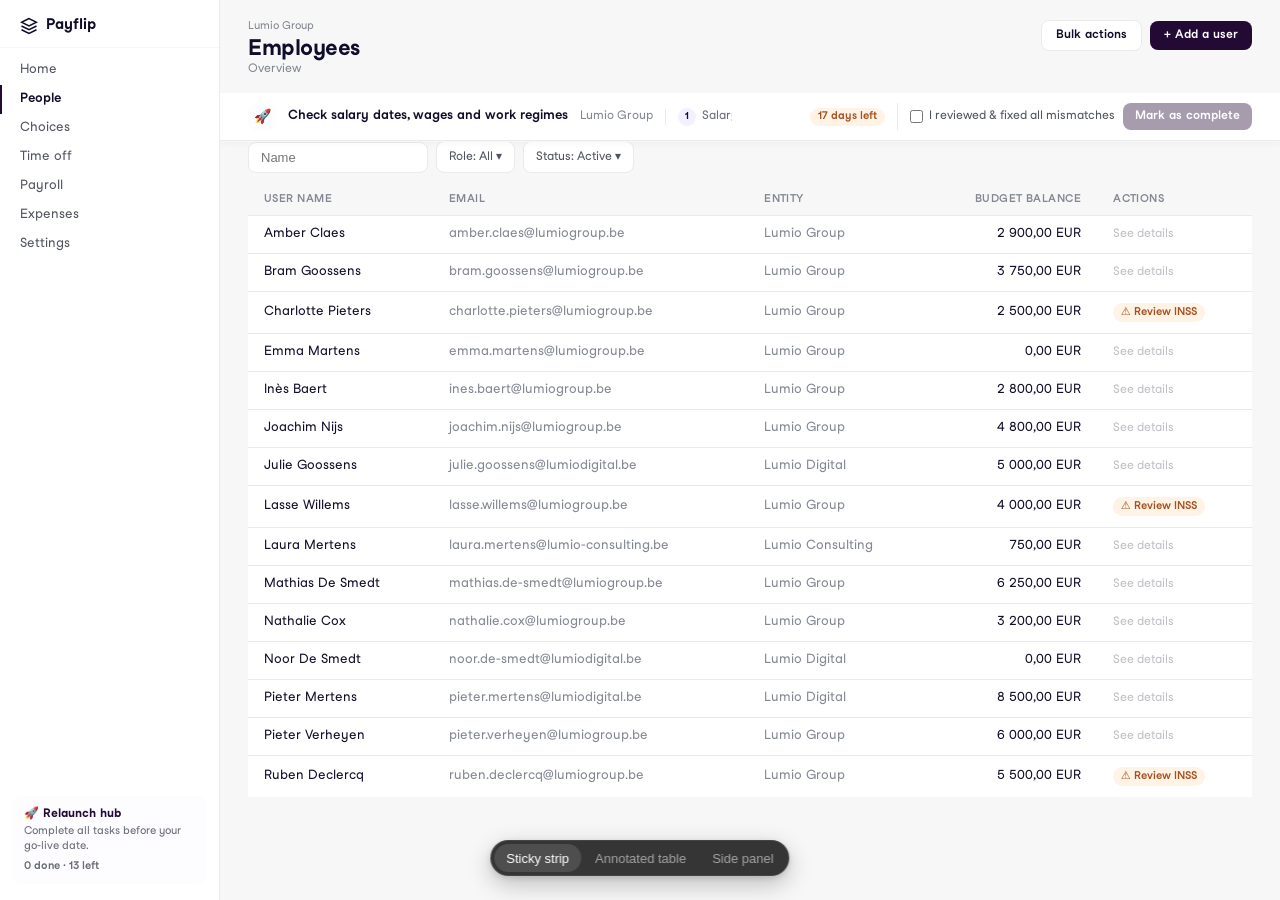
<file: hr-admin/proto/guidance-task/index.html>
<!DOCTYPE html>
<html lang="en">
<head>
  <meta charset="UTF-8" />
  <meta name="viewport" content="width=device-width, initial-scale=1.0" />
  <title>Proto — Task guidance pattern</title>
  <link rel="stylesheet" href="../../colors_and_type.css" />
  <style>
    *, *::before, *::after { box-sizing: border-box; margin: 0; padding: 0; }

    body {
      font-family: var(--font-body, -apple-system, BlinkMacSystemFont, "Segoe UI", sans-serif);
      background: var(--gray-100);
      color: var(--gray-900);
      -webkit-font-smoothing: antialiased;
      height: 100vh;
      overflow: hidden;
    }

    /* ── Shell ──────────────────────────────────────────────────────────── */
    .shell {
      display: flex;
      height: 100vh;
      overflow: hidden;
    }

    /* Sidebar */
    .sidebar {
      width: 220px;
      flex-shrink: 0;
      background: var(--gray-0);
      border-right: 1px solid var(--gray-200);
      display: flex;
      flex-direction: column;
      padding: 0;
      overflow-y: auto;
    }
    .sidebar-logo {
      padding: 16px 20px 12px;
      font-family: var(--font-display);
      font-weight: 700;
      font-size: 15px;
      color: var(--gray-900);
      border-bottom: 1px solid var(--gray-100);
      display: flex;
      align-items: center;
      gap: 8px;
    }
    .sidebar-nav { padding: 8px 0; flex: 1; }
    .nav-item {
      display: flex;
      align-items: center;
      gap: 8px;
      padding: 7px 20px;
      font-size: 13px;
      font-family: var(--font-body);
      color: var(--gray-700);
      cursor: pointer;
      border: none;
      background: none;
      width: 100%;
      text-align: left;
      border-radius: 0;
    }
    .nav-item.active {
      color: var(--gray-900);
      font-weight: 600;
    }
    .nav-item.active::before {
      content: '';
      position: absolute;
      left: 0;
      top: 0;
      bottom: 0;
      width: 2px;
      background: var(--bg-primary-default);
    }
    .nav-item { position: relative; }
    .relaunch-card {
      margin: 8px 12px 16px;
      padding: 10px 12px;
      border-radius: 10px;
      background: var(--purple-050, #f3f0ff);
      cursor: pointer;
    }
    .relaunch-card-title {
      font-family: var(--font-display);
      font-weight: 700;
      font-size: 12px;
      color: var(--bg-primary-default);
      margin-bottom: 2px;
    }
    .relaunch-card-sub {
      font-size: 11px;
      color: var(--gray-600, var(--gray-700));
      line-height: 1.4;
    }

    /* Main content */
    .main {
      flex: 1;
      min-width: 0;
      display: flex;
      flex-direction: column;
      overflow: hidden;
    }

    /* Page header */
    .page-header {
      padding: 20px 28px 16px;
      background: var(--gray-100);
      flex-shrink: 0;
    }
    .page-header h1 {
      font-family: var(--font-display);
      font-weight: 700;
      font-size: 22px;
      color: var(--gray-900);
      letter-spacing: -0.02em;
    }
    .page-header-sub {
      font-size: 12px;
      color: var(--gray-500);
      margin-top: 1px;
    }
    .page-header-actions {
      display: flex;
      align-items: center;
      gap: 8px;
    }

    /* Table toolbar */
    .toolbar {
      display: flex;
      align-items: center;
      gap: 8px;
      padding: 0 28px 12px;
      background: var(--gray-100);
      flex-shrink: 0;
    }
    .search-input {
      padding: 7px 12px;
      border: 1px solid var(--gray-200);
      border-radius: 8px;
      font-size: 13px;
      background: var(--gray-0);
      color: var(--gray-900);
      width: 180px;
    }
    .filter-btn {
      padding: 7px 12px;
      border: 1px solid var(--gray-200);
      border-radius: 8px;
      font-size: 12px;
      font-family: var(--font-body);
      background: var(--gray-0);
      color: var(--gray-700);
      cursor: pointer;
    }

    /* Scrollable content area */
    .content-scroll {
      flex: 1;
      overflow-y: auto;
      position: relative;
    }

    /* Employee table */
    .emp-table {
      width: 100%;
      border-collapse: collapse;
      font-size: 13px;
    }
    .emp-table th {
      padding: 8px 16px;
      text-align: left;
      font-family: var(--font-display);
      font-weight: 600;
      font-size: 11px;
      color: var(--gray-500);
      letter-spacing: 0.04em;
      text-transform: uppercase;
      border-bottom: 1px solid var(--gray-200);
      background: var(--gray-100);
      position: sticky;
      top: 0;
      z-index: 1;
    }
    .emp-table td {
      padding: 11px 16px;
      border-bottom: 1px solid var(--gray-150, var(--gray-200));
      font-variant-numeric: tabular-nums;
      color: var(--gray-900);
      background: var(--gray-0);
    }
    .emp-table td.muted { color: var(--gray-500); }
    .emp-table td.amount { text-align: right; }
    .emp-table tr:last-child td { border-bottom: none; }

    /* Review badge on row */
    .review-badge {
      display: inline-flex;
      align-items: center;
      gap: 4px;
      padding: 2px 8px;
      border-radius: 999px;
      font-size: 11px;
      font-weight: 600;
      background: var(--warning-100);
      color: var(--warning-700);
      white-space: nowrap;
    }

    /* Generic btn */
    .btn {
      display: inline-flex;
      align-items: center;
      gap: 6px;
      padding: 7px 14px;
      border-radius: 8px;
      font-size: 13px;
      font-family: var(--font-display);
      font-weight: 600;
      cursor: pointer;
      border: none;
      transition: opacity 120ms ease, background 120ms ease;
    }
    .btn-primary {
      background: var(--bg-primary-default);
      color: #fff;
    }
    .btn-primary:disabled {
      opacity: 0.4;
      cursor: not-allowed;
    }
    .btn-secondary {
      background: var(--gray-0);
      color: var(--gray-900);
      border: 1px solid var(--gray-200);
    }
    .btn-ghost {
      background: transparent;
      color: var(--bg-primary-default);
      padding: 0;
    }

    /* ── Variant 1: Sticky strip ──────────────────────────────────────── */
    .sticky-strip {
      position: sticky;
      top: 0;
      z-index: 10;
      background: var(--gray-0);
      border-bottom: 1px solid var(--gray-200);
      box-shadow: 0 1px 0 var(--gray-100), 0 2px 8px rgba(15,13,40,0.04);
      display: flex;
      align-items: center;
      gap: 12px;
      padding: 0 28px;
      height: 48px;
      min-height: 48px;
      flex-shrink: 0;
    }
    .strip-rocket {
      width: 28px;
      height: 28px;
      border-radius: 8px;
      background: var(--purple-050, #f3f0ff);
      display: flex;
      align-items: center;
      justify-content: center;
      flex-shrink: 0;
      font-size: 14px;
    }
    .strip-title {
      font-family: var(--font-display);
      font-weight: 600;
      font-size: 13px;
      color: var(--gray-900);
      white-space: nowrap;
    }
    .strip-entity {
      font-size: 12px;
      color: var(--gray-500);
      white-space: nowrap;
    }
    .strip-divider { width: 1px; height: 16px; background: var(--gray-200); flex-shrink: 0; }
    .strip-checklist {
      display: flex;
      align-items: center;
      gap: 16px;
      flex: 1;
      overflow: hidden;
    }
    .strip-check-item {
      display: flex;
      align-items: center;
      gap: 6px;
      font-size: 12px;
      color: var(--gray-600, var(--gray-700));
      white-space: nowrap;
    }
    .strip-check-num {
      width: 18px;
      height: 18px;
      border-radius: 50%;
      background: #f3f0ff;
      display: flex;
      align-items: center;
      justify-content: center;
      font-size: 10px;
      font-weight: 700;
      color: var(--bg-primary-default);
      flex-shrink: 0;
    }
    .strip-spacer { flex: 1; }
    .strip-deadline {
      display: inline-flex;
      align-items: center;
      gap: 4px;
      padding: 2px 8px;
      border-radius: 999px;
      font-size: 11px;
      font-weight: 600;
      background: var(--warning-100);
      color: var(--warning-700);
      white-space: nowrap;
      flex-shrink: 0;
    }
    .strip-confirm {
      display: flex;
      align-items: center;
      gap: 8px;
      flex-shrink: 0;
      padding-left: 12px;
      border-left: 1px solid var(--gray-200);
    }
    .strip-confirm label {
      display: flex;
      align-items: center;
      gap: 6px;
      font-size: 12px;
      color: var(--gray-700);
      cursor: pointer;
      white-space: nowrap;
    }

    /* ── Variant 2: Annotated table ──────────────────────────────────── */
    .annotated-hint {
      margin: 0 28px 12px;
      padding: 8px 12px;
      background: var(--gray-0);
      border: 1px solid var(--gray-200);
      border-radius: 8px;
      display: flex;
      align-items: center;
      gap: 10px;
      font-size: 12px;
      color: var(--gray-700);
    }
    .annotated-hint strong { color: var(--gray-900); font-weight: 600; }

    .col-highlight th.highlighted {
      background: var(--purple-050, #f3f0ff);
      color: var(--bg-primary-default);
      border-bottom: 2px solid var(--bg-primary-default);
    }

    .completion-float {
      position: fixed;
      bottom: 80px;
      right: 28px;
      background: var(--gray-0);
      border: 1px solid var(--gray-200);
      border-radius: 12px;
      padding: 14px 16px;
      box-shadow:
        0 2px 4px rgba(15,13,40,0.04),
        0 8px 24px rgba(15,13,40,0.08);
      display: flex;
      flex-direction: column;
      gap: 10px;
      width: 220px;
      z-index: 100;
    }
    .completion-float-title {
      font-family: var(--font-display);
      font-weight: 600;
      font-size: 12px;
      color: var(--gray-900);
    }
    .completion-float label {
      display: flex;
      align-items: flex-start;
      gap: 8px;
      font-size: 12px;
      color: var(--gray-700);
      line-height: 1.45;
      cursor: pointer;
    }
    .completion-float label input { margin-top: 2px; accentColor: var(--bg-primary-default); flex-shrink: 0; }

    /* ── Variant 3: Side panel ────────────────────────────────────────── */
    .side-panel-layout {
      display: flex;
      height: 100%;
      overflow: hidden;
    }
    .side-panel-table {
      flex: 1;
      min-width: 0;
      overflow-y: auto;
    }
    .side-panel {
      width: 260px;
      flex-shrink: 0;
      border-left: 1px solid var(--gray-200);
      background: var(--gray-0);
      display: flex;
      flex-direction: column;
      overflow-y: auto;
    }
    .panel-header {
      padding: 16px;
      border-bottom: 1px solid var(--gray-200);
      flex-shrink: 0;
    }
    .panel-task-label {
      font-size: 10px;
      font-weight: 600;
      letter-spacing: 0.08em;
      text-transform: uppercase;
      color: var(--gray-500);
      margin-bottom: 4px;
    }
    .panel-task-title {
      font-family: var(--font-display);
      font-weight: 600;
      font-size: 13px;
      color: var(--gray-900);
      line-height: 1.35;
    }
    .panel-deadline {
      display: inline-flex;
      align-items: center;
      gap: 4px;
      margin-top: 6px;
      padding: 2px 8px;
      border-radius: 999px;
      font-size: 11px;
      font-weight: 600;
      background: var(--warning-100);
      color: var(--warning-700);
    }
    .panel-body {
      flex: 1;
      padding: 14px 16px;
      display: flex;
      flex-direction: column;
      gap: 16px;
      overflow-y: auto;
    }
    .panel-section-label {
      font-family: var(--font-display);
      font-weight: 600;
      font-size: 11px;
      color: var(--gray-900);
      margin-bottom: 8px;
    }
    .panel-steps { display: flex; flex-direction: column; gap: 8px; }
    .panel-step {
      display: flex;
      align-items: flex-start;
      gap: 8px;
    }
    .panel-step-num {
      width: 20px;
      height: 20px;
      flex-shrink: 0;
      border-radius: 50%;
      background: #f3f0ff;
      display: flex;
      align-items: center;
      justify-content: center;
      font-size: 10px;
      font-weight: 700;
      color: var(--bg-primary-default);
      margin-top: 1px;
    }
    .panel-step-text {
      font-size: 12px;
      color: var(--gray-900);
      line-height: 1.45;
    }
    .panel-step-note {
      font-size: 11px;
      color: var(--gray-600, var(--gray-700));
      line-height: 1.4;
      margin-top: 2px;
    }
    .panel-video {
      border-radius: 8px;
      overflow: hidden;
      aspect-ratio: 16/9;
      background: #1a1625;
      position: relative;
      cursor: pointer;
    }
    .panel-video-overlay {
      position: absolute;
      inset: 0;
      background: linear-gradient(135deg, #2d1f4e 0%, #1a1020 50%, #0f1a2e 100%);
      display: flex;
      align-items: center;
      justify-content: center;
    }
    .panel-play {
      width: 36px;
      height: 36px;
      border-radius: 50%;
      background: rgba(255,255,255,0.15);
      border: 1.5px solid rgba(255,255,255,0.25);
      display: flex;
      align-items: center;
      justify-content: center;
    }
    .panel-play::after {
      content: '';
      width: 0;
      height: 0;
      border-top: 6px solid transparent;
      border-bottom: 6px solid transparent;
      border-left: 10px solid rgba(255,255,255,0.9);
      margin-left: 2px;
    }
    .panel-video-label {
      position: absolute;
      bottom: 0;
      left: 0;
      right: 0;
      padding: 6px 10px;
      background: linear-gradient(to top, rgba(0,0,0,0.6), transparent);
      font-size: 11px;
      color: rgba(255,255,255,0.8);
      font-weight: 500;
    }
    .panel-footer {
      padding: 14px 16px;
      border-top: 1px solid var(--gray-200);
      flex-shrink: 0;
      display: flex;
      flex-direction: column;
      gap: 8px;
    }
    .panel-footer label {
      display: flex;
      align-items: flex-start;
      gap: 8px;
      font-size: 12px;
      color: var(--gray-700);
      line-height: 1.45;
      cursor: pointer;
    }
    .panel-footer label input { margin-top: 2px; accent-color: var(--bg-primary-default); flex-shrink: 0; }
    .panel-footer-hint {
      font-size: 11px;
      color: var(--gray-500);
      text-align: center;
    }

    /* ── Picker (verbatim from PICKER.md) ─────────────────────────────── */
    .proto-picker {
      position: fixed;
      bottom: 24px;
      left: 50%;
      transform: translateX(-50%);
      z-index: 2147483647;
      display: flex;
      align-items: center;
      gap: 2px;
      padding: 4px;
      border-radius: 999px;
      background: rgba(10, 10, 10, 0.82);
      -webkit-backdrop-filter: blur(12px) saturate(1.4);
      backdrop-filter: blur(12px) saturate(1.4);
      box-shadow:
        0 0 0 1px rgba(255, 255, 255, 0.08) inset,
        0 8px 24px rgba(0, 0, 0, 0.24),
        0 2px 6px rgba(0, 0, 0, 0.12);
      font-family: -apple-system, BlinkMacSystemFont, "Segoe UI", sans-serif;
      font-size: 13px;
      line-height: 1;
      -webkit-font-smoothing: antialiased;
      user-select: none;
      -webkit-user-select: none;
    }
    .proto-picker-highlight {
      position: absolute;
      top: 4px;
      left: 0;
      height: 28px;
      border-radius: 999px;
      background: rgba(255, 255, 255, 0.12);
      will-change: transform;
    }
    .proto-picker[data-ready] .proto-picker-highlight {
      transition:
        transform 250ms cubic-bezier(0.23, 1, 0.32, 1),
        width 250ms cubic-bezier(0.23, 1, 0.32, 1);
    }
    @media (prefers-reduced-motion: reduce) {
      .proto-picker[data-ready] .proto-picker-highlight { transition: none; }
    }
    .proto-picker-item {
      position: relative;
      display: flex;
      align-items: center;
      height: 28px;
      padding: 0 12px;
      border: 0;
      border-radius: 999px;
      background: transparent;
      color: rgba(255, 255, 255, 0.55);
      font: inherit;
      cursor: pointer;
      transition: color 150ms ease-out;
    }
    .proto-picker-item:hover { color: rgba(255, 255, 255, 0.85); }
    .proto-picker-item:active { transform: scale(0.97); }
    .proto-picker-item:focus-visible {
      outline: 2px solid rgba(255, 255, 255, 0.4);
      outline-offset: 2px;
    }
    .proto-picker-item[data-active] { color: #fff; }
    .proto-picker-divider {
      width: 1px;
      height: 16px;
      margin: 0 4px;
      background: rgba(255, 255, 255, 0.12);
    }
  </style>
</head>
<body>

<div id="stage"></div>

<nav class="proto-picker" aria-label="Prototype variants">
  <span class="proto-picker-highlight" aria-hidden="true"></span>
  <button class="proto-picker-item" data-active aria-current="true">Sticky strip</button>
  <button class="proto-picker-item">Annotated table</button>
  <button class="proto-picker-item">Side panel</button>
</nav>

<script>
const EMPLOYEES = [
  { name: 'Amber Claes',      email: 'amber.claes@lumiogroup.be',         entity: 'Lumio Group',      balance: '2 900,00 EUR', flag: false },
  { name: 'Bram Goossens',    email: 'bram.goossens@lumiogroup.be',        entity: 'Lumio Group',      balance: '3 750,00 EUR', flag: false },
  { name: 'Charlotte Pieters',email: 'charlotte.pieters@lumiogroup.be',    entity: 'Lumio Group',      balance: '2 500,00 EUR', flag: true  },
  { name: 'Emma Martens',     email: 'emma.martens@lumiogroup.be',         entity: 'Lumio Group',      balance: '0,00 EUR',     flag: false },
  { name: 'Inès Baert',       email: 'ines.baert@lumiogroup.be',           entity: 'Lumio Group',      balance: '2 800,00 EUR', flag: false },
  { name: 'Joachim Nijs',     email: 'joachim.nijs@lumiogroup.be',         entity: 'Lumio Group',      balance: '4 800,00 EUR', flag: false },
  { name: 'Julie Goossens',   email: 'julie.goossens@lumiodigital.be',     entity: 'Lumio Digital',    balance: '5 000,00 EUR', flag: false },
  { name: 'Lasse Willems',    email: 'lasse.willems@lumiogroup.be',        entity: 'Lumio Group',      balance: '4 000,00 EUR', flag: true  },
  { name: 'Laura Mertens',    email: 'laura.mertens@lumio-consulting.be',  entity: 'Lumio Consulting', balance: '750,00 EUR',   flag: false },
  { name: 'Mathias De Smedt', email: 'mathias.de-smedt@lumiogroup.be',     entity: 'Lumio Group',      balance: '6 250,00 EUR', flag: false },
  { name: 'Nathalie Cox',     email: 'nathalie.cox@lumiogroup.be',         entity: 'Lumio Group',      balance: '3 200,00 EUR', flag: false },
  { name: 'Noor De Smedt',    email: 'noor.de-smedt@lumiodigital.be',      entity: 'Lumio Digital',    balance: '0,00 EUR',     flag: false },
  { name: 'Pieter Mertens',   email: 'pieter.mertens@lumiodigital.be',     entity: 'Lumio Digital',    balance: '8 500,00 EUR', flag: false },
  { name: 'Pieter Verheyen',  email: 'pieter.verheyen@lumiogroup.be',      entity: 'Lumio Group',      balance: '6 000,00 EUR', flag: false },
  { name: 'Ruben Declercq',   email: 'ruben.declercq@lumiogroup.be',       entity: 'Lumio Group',      balance: '5 500,00 EUR', flag: true  },
];

function sidebar() {
  return `
    <div class="sidebar">
      <div class="sidebar-logo">
        <svg width="18" height="18" viewBox="0 0 24 24" fill="none" stroke="currentColor" stroke-width="2"><path d="M12 2L2 7l10 5 10-5-10-5zM2 17l10 5 10-5M2 12l10 5 10-5"/></svg>
        Payflip
      </div>
      <nav class="sidebar-nav">
        <button class="nav-item">Home</button>
        <button class="nav-item active">People</button>
        <button class="nav-item">Choices</button>
        <button class="nav-item">Time off</button>
        <button class="nav-item">Payroll</button>
        <button class="nav-item">Expenses</button>
        <button class="nav-item">Settings</button>
      </nav>
      <div class="relaunch-card">
        <div class="relaunch-card-title">🚀 Relaunch hub</div>
        <div class="relaunch-card-sub">Complete all tasks before your go-live date.</div>
        <div class="relaunch-card-sub" style="margin-top:4px;font-weight:600;font-size:11px">0 done · 13 left</div>
      </div>
    </div>
  `;
}

function tableRows() {
  return EMPLOYEES.map(e => `
    <tr>
      <td>${e.name}</td>
      <td class="muted">${e.email}</td>
      <td class="muted">${e.entity}</td>
      <td class="amount">${e.balance}</td>
      <td>${e.flag ? '<span class="review-badge">⚠ Review INSS</span>' : '<span style="font-size:12px;color:var(--gray-400)">See details</span>'}</td>
    </tr>
  `).join('');
}

// ─────────────────────────────────────────────────────────────────────────────
// Variant 1 — Sticky strip
// The guidance is a 48px bar that sticks below the content header. It stays
// visible at ALL times as the user scrolls through employees. Confirmation lives
// inline in the bar so completion is always one click away.
// ─────────────────────────────────────────────────────────────────────────────
function variantStickyStrip() {
  return `
    <div class="shell">
      ${sidebar()}
      <div class="main">
        <div class="page-header" style="display:flex;align-items:flex-start;justify-content:space-between">
          <div>
            <div style="font-size:11px;color:var(--gray-500);margin-bottom:4px">Lumio Group</div>
            <h1>Employees</h1>
            <div class="page-header-sub">Overview</div>
          </div>
          <div class="page-header-actions">
            <button class="btn btn-secondary" style="font-size:12px">Bulk actions</button>
            <button class="btn btn-primary" style="font-size:12px">+ Add a user</button>
          </div>
        </div>

        <div class="content-scroll">
          <!-- STICKY STRIP: sticks to top of scrollable area -->
          <div class="sticky-strip" id="v1-strip">
            <div class="strip-rocket">🚀</div>
            <div>
              <div class="strip-title">Check salary dates, wages and work regimes</div>
            </div>
            <div class="strip-entity">Lumio Group</div>
            <div class="strip-divider"></div>
            <div class="strip-checklist">
              <div class="strip-check-item">
                <span class="strip-check-num">1</span>
                Salary start dates
              </div>
              <div class="strip-check-item">
                <span class="strip-check-num">2</span>
                Wage &amp; work regime
              </div>
              <div class="strip-check-item">
                <span class="strip-check-num">3</span>
                Fix before EYP deadline
              </div>
            </div>
            <div class="strip-spacer"></div>
            <div class="strip-deadline">17 days left</div>
            <div class="strip-confirm">
              <label>
                <input type="checkbox" id="v1-cb" style="accent-color:var(--bg-primary-default)" onchange="document.getElementById('v1-mark').disabled=!this.checked">
                I reviewed &amp; fixed all mismatches
              </label>
              <button class="btn btn-primary" id="v1-mark" disabled style="font-size:12px;padding:6px 12px;white-space:nowrap">Mark as complete</button>
            </div>
          </div>

          <!-- Toolbar -->
          <div class="toolbar">
            <input class="search-input" placeholder="Name" />
            <button class="filter-btn">Role: All ▾</button>
            <button class="filter-btn">Status: Active ▾</button>
          </div>

          <!-- Table -->
          <div style="padding:0 28px 80px">
            <table class="emp-table">
              <thead>
                <tr>
                  <th>User name</th>
                  <th>Email</th>
                  <th>Entity</th>
                  <th style="text-align:right">Budget balance</th>
                  <th>Actions</th>
                </tr>
              </thead>
              <tbody>${tableRows()}</tbody>
            </table>
          </div>
        </div>
      </div>
    </div>
  `;
}

// ─────────────────────────────────────────────────────────────────────────────
// Variant 2 — Annotated table
// No guidance card above the table at all. The relevant columns (salary/wage)
// get a colored header highlight while the task is active — guidance lives at
// the point of action. A floating completion pill appears in the bottom-right
// once the user is ready to confirm.
// ─────────────────────────────────────────────────────────────────────────────
function variantAnnotatedTable() {
  return `
    <div class="shell">
      ${sidebar()}
      <div class="main">
        <div class="page-header" style="display:flex;align-items:flex-start;justify-content:space-between">
          <div>
            <div style="font-size:11px;color:var(--gray-500);margin-bottom:4px">Lumio Group</div>
            <h1>Employees</h1>
            <div class="page-header-sub">Overview</div>
          </div>
          <div class="page-header-actions">
            <button class="btn btn-secondary" style="font-size:12px">Bulk actions</button>
            <button class="btn btn-primary" style="font-size:12px">+ Add a user</button>
          </div>
        </div>

        <div class="content-scroll" style="position:relative">
          <!-- Minimal task hint — just a single line, no card -->
          <div class="annotated-hint">
            <span style="font-size:16px">🚀</span>
            <span>
              <strong>Active relaunch task:</strong>
              Verify the highlighted columns for each employee against your HR system. Fix any mismatch before the EYP deadline.
            </span>
            <span style="margin-left:auto;white-space:nowrap">
              <span style="display:inline-flex;align-items:center;gap:4px;padding:2px 8px;border-radius:999px;font-size:11px;font-weight:600;background:var(--warning-100);color:var(--warning-700)">17 days left</span>
            </span>
          </div>

          <!-- Toolbar -->
          <div class="toolbar">
            <input class="search-input" placeholder="Name" />
            <button class="filter-btn">Role: All ▾</button>
            <button class="filter-btn">Status: Active ▾</button>
          </div>

          <!-- Table with annotated column headers -->
          <div style="padding:0 28px 80px">
            <table class="emp-table col-highlight">
              <thead>
                <tr>
                  <th>User name</th>
                  <th>Email</th>
                  <th>Entity</th>
                  <th class="highlighted" style="text-align:right">
                    ✦ Salary / wage
                  </th>
                  <th class="highlighted">✦ Status &amp; dates</th>
                </tr>
              </thead>
              <tbody>
                ${EMPLOYEES.map(e => `
                  <tr>
                    <td>${e.name}</td>
                    <td class="muted">${e.email}</td>
                    <td class="muted">${e.entity}</td>
                    <td class="amount" style="background:var(--purple-050,#f8f6ff)">${e.balance}</td>
                    <td style="background:var(--purple-050,#f8f6ff)">${e.flag ? '<span class="review-badge">⚠ Review INSS</span>' : '<span style="font-size:12px;color:var(--gray-500)">See details →</span>'}</td>
                  </tr>
                `).join('')}
              </tbody>
            </table>
          </div>

          <!-- Floating completion pill (bottom-right, always visible) -->
          <div class="completion-float">
            <div class="completion-float-title">Done reviewing?</div>
            <label>
              <input type="checkbox" id="v2-cb" onchange="document.getElementById('v2-mark').disabled=!this.checked" />
              I checked all employees and fixed any mismatches.
            </label>
            <button class="btn btn-primary" id="v2-mark" disabled style="font-size:12px;width:100%;justify-content:center">Mark as complete</button>
          </div>
        </div>
      </div>
    </div>
  `;
}

// ─────────────────────────────────────────────────────────────────────────────
// Variant 3 — Side panel
// The page splits into a main table + a fixed 260px right panel. The panel
// shows the task checklist, a walkthrough video, and the completion action.
// Both table and guidance are always fully visible — no scrolling required to
// reach the confirm button. Resembles Linear's issue detail, GitHub PR sidebar.
// ─────────────────────────────────────────────────────────────────────────────
function variantSidePanel() {
  return `
    <div class="shell">
      ${sidebar()}
      <div class="main">
        <div class="page-header" style="display:flex;align-items:flex-start;justify-content:space-between">
          <div>
            <div style="font-size:11px;color:var(--gray-500);margin-bottom:4px">Lumio Group</div>
            <h1>Employees</h1>
            <div class="page-header-sub">Overview</div>
          </div>
          <div class="page-header-actions">
            <button class="btn btn-secondary" style="font-size:12px">Bulk actions</button>
            <button class="btn btn-primary" style="font-size:12px">+ Add a user</button>
          </div>
        </div>

        <div class="side-panel-layout">
          <!-- Left: table -->
          <div class="side-panel-table">
            <div class="toolbar" style="padding-top:4px">
              <input class="search-input" placeholder="Name" />
              <button class="filter-btn">Role: All ▾</button>
              <button class="filter-btn">Status: Active ▾</button>
            </div>
            <div style="padding:0 16px 80px 28px">
              <table class="emp-table">
                <thead>
                  <tr>
                    <th>User name</th>
                    <th>Email</th>
                    <th>Entity</th>
                    <th style="text-align:right">Budget balance</th>
                    <th>Actions</th>
                  </tr>
                </thead>
                <tbody>${tableRows()}</tbody>
              </table>
            </div>
          </div>

          <!-- Right: task panel -->
          <div class="side-panel">
            <div class="panel-header">
              <div class="panel-task-label">Active relaunch task</div>
              <div class="panel-task-title">Check salary dates, wages and work regimes</div>
              <div class="panel-deadline">17 days left</div>
            </div>

            <div class="panel-body">
              <div>
                <div class="panel-section-label">What to verify</div>
                <div class="panel-steps">
                  <div class="panel-step">
                    <div class="panel-step-num">1</div>
                    <div>
                      <div class="panel-step-text">Salary start dates are correct.</div>
                      <div class="panel-step-note">Integration customers: unplanned absences may not sync — review still required.</div>
                    </div>
                  </div>
                  <div class="panel-step">
                    <div class="panel-step-num">2</div>
                    <div class="panel-step-text">Wage amounts and work regimes match your HR system.</div>
                  </div>
                  <div class="panel-step">
                    <div class="panel-step-num">3</div>
                    <div class="panel-step-text">Every mismatch is corrected before the EYP deadline.</div>
                  </div>
                </div>
              </div>

              <div>
                <div class="panel-section-label">Walkthrough</div>
                <div class="panel-video">
                  <div class="panel-video-overlay">
                    <div class="panel-play"></div>
                  </div>
                  <div class="panel-video-label">How to check salary dates &amp; wages · 2:14</div>
                </div>
              </div>

              <div>
                <a href="#" style="font-size:12px;font-weight:600;color:var(--bg-primary-default);text-decoration:none" onmouseover="this.style.textDecoration='underline'" onmouseout="this.style.textDecoration='none'">Help article →</a>
                <span style="display:inline-block;width:1px;height:10px;background:var(--gray-300);margin:0 8px;vertical-align:middle"></span>
                <a href="#" style="font-size:12px;font-weight:600;color:var(--bg-primary-default);text-decoration:none" onmouseover="this.style.textDecoration='underline'" onmouseout="this.style.textDecoration='none'">Common questions</a>
              </div>
            </div>

            <div class="panel-footer">
              <label>
                <input type="checkbox" id="v3-cb" onchange="document.getElementById('v3-mark').disabled=!this.checked" />
                I checked all employees and fixed any mismatches.
              </label>
              <button class="btn btn-primary" id="v3-mark" disabled style="font-size:12px;width:100%;justify-content:center">Mark as complete</button>
              <div class="panel-footer-hint">Confirm the review above first.</div>
            </div>
          </div>
        </div>
      </div>
    </div>
  `;
}

// ── Harness (verbatim from PICKER.md) ────────────────────────────────────────
const variants = [variantStickyStrip, variantAnnotatedTable, variantSidePanel];
const stage = document.getElementById('stage');
const picker = document.querySelector('.proto-picker');
const highlight = picker.querySelector('.proto-picker-highlight');
const items = [...picker.querySelectorAll('.proto-picker-item:not(.proto-picker-replay)')];
let current = 0;

function moveHighlight() {
  const el = items[current];
  highlight.style.width = el.offsetWidth + 'px';
  highlight.style.transform = `translateX(${el.offsetLeft}px)`;
}

function mount(i) {
  stage.innerHTML = '';
  requestAnimationFrame(() => { stage.innerHTML = variants[i](); });
}

function setActive(i) {
  if (i < 0 || i >= variants.length) return;
  current = i;
  items.forEach((el, j) => {
    el.toggleAttribute('data-active', j === i);
    if (j === i) el.setAttribute('aria-current', 'true');
    else el.removeAttribute('aria-current');
  });
  moveHighlight();
  const url = new URL(location);
  url.searchParams.set('v', i + 1);
  history.replaceState(null, '', url);
  mount(i);
}

items.forEach((el, i) => el.addEventListener('click', () => setActive(i)));
window.addEventListener('resize', moveHighlight);

document.addEventListener('keydown', (e) => {
  if (/^(INPUT|TEXTAREA|SELECT)$/.test(e.target.tagName) || e.target.isContentEditable) return;
  if (e.metaKey || e.ctrlKey || e.altKey) return;
  const num = parseInt(e.key, 10);
  if (num >= 1 && num <= variants.length) setActive(num - 1);
  else if (e.key === 'ArrowRight') setActive((current + 1) % variants.length);
  else if (e.key === 'ArrowLeft') setActive((current - 1 + variants.length) % variants.length);
  else if (e.key === 'r' || e.key === 'R') mount(current);
});

setActive((parseInt(new URLSearchParams(location.search).get('v'), 10) || 1) - 1);
requestAnimationFrame(() => requestAnimationFrame(() => picker.setAttribute('data-ready', '')));
</script>
</body>
</html>
</file>
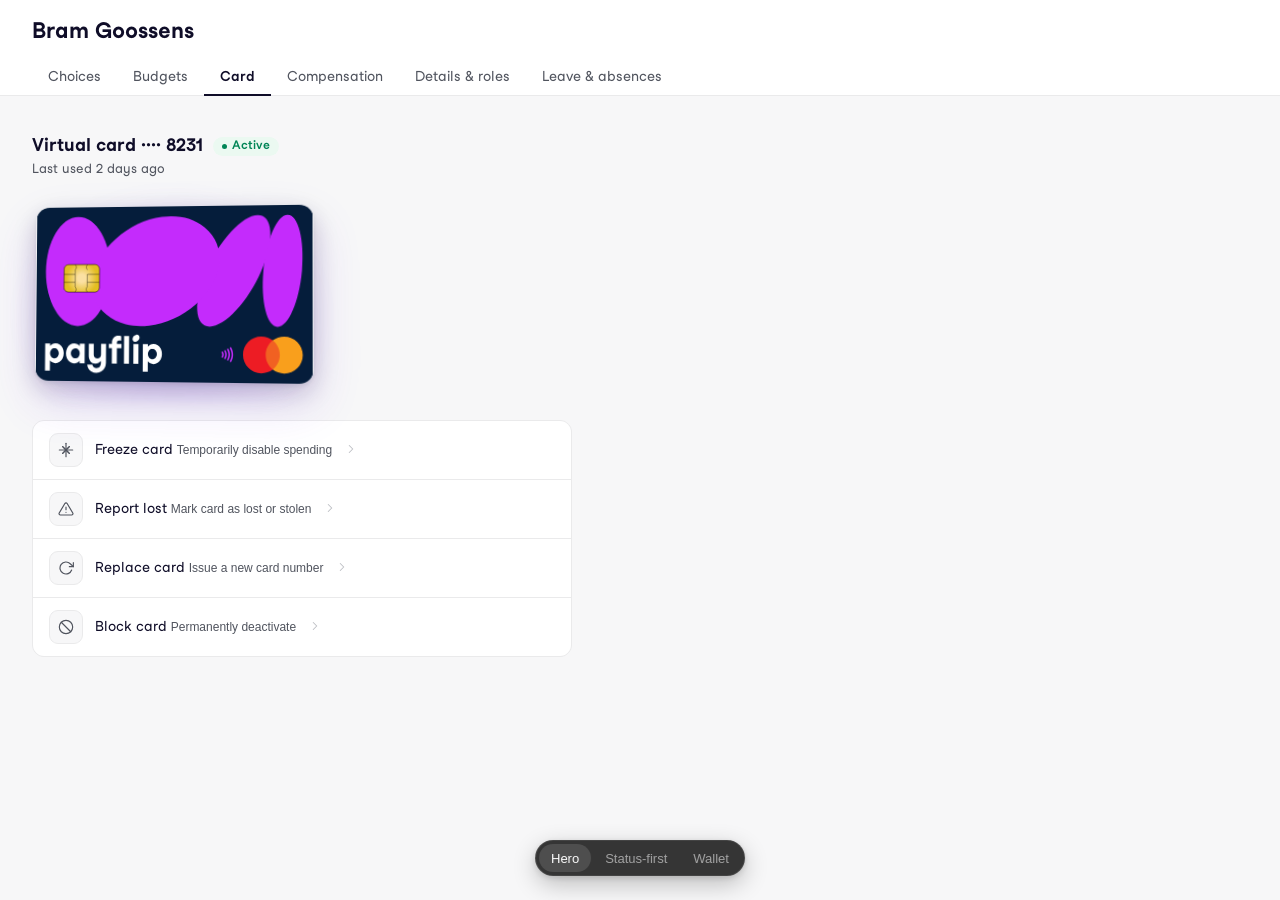
<file: hr-admin/proto/card-tab.html>
<!doctype html>
<html lang="en">
<head>
  <meta charset="utf-8" />
  <meta name="viewport" content="width=device-width, initial-scale=1" />
  <title>Proto — CardTab</title>
  <link rel="stylesheet" href="../colors_and_type.css" />
  <style>
    *, *::before, *::after { box-sizing: border-box; }
    html, body { margin: 0; padding: 0; height: 100%; }
    body {
      background: var(--gray-100);
      font-family: var(--font-body);
      color: var(--gray-900);
      -webkit-font-smoothing: antialiased;
    }

    /* ── Simulated tab-panel context ── */
    .page-shell {
      display: flex;
      flex-direction: column;
      min-height: 100vh;
    }
    .page-header {
      background: var(--gray-0);
      border-bottom: 1px solid var(--gray-200);
      padding: 20px 32px 0;
      flex-shrink: 0;
    }
    .page-header-name {
      font-family: var(--font-display);
      font-weight: 700;
      font-size: 22px;
      color: var(--gray-900);
      margin: 0 0 16px;
    }
    .page-tabs {
      display: flex;
      gap: 0;
    }
    .page-tab {
      padding: 8px 16px;
      font-family: var(--font-body);
      font-size: 14px;
      color: var(--gray-700);
      border-bottom: 2px solid transparent;
      cursor: pointer;
      margin-bottom: -1px;
    }
    .page-tab.active {
      color: var(--gray-900);
      border-bottom-color: var(--gray-900);
      font-weight: 600;
    }
    .page-content {
      flex: 1;
      padding: var(--space-500) var(--space-400) var(--space-400);
    }

    /* ── Stage ── */
    #stage { width: 100%; }

    /* ── Shared component styles ── */
    .card-img {
      display: block;
      border-radius: 14px;
    }

    /* ── Picker (verbatim from spec) ── */
    .proto-picker {
      position: fixed;
      bottom: 24px;
      left: 50%;
      transform: translateX(-50%);
      z-index: 2147483647;
      display: flex;
      align-items: center;
      gap: 2px;
      padding: 4px;
      border-radius: 999px;
      background: rgba(10, 10, 10, 0.82);
      -webkit-backdrop-filter: blur(12px) saturate(1.4);
      backdrop-filter: blur(12px) saturate(1.4);
      box-shadow:
        0 0 0 1px rgba(255, 255, 255, 0.08) inset,
        0 8px 24px rgba(0, 0, 0, 0.24),
        0 2px 6px rgba(0, 0, 0, 0.12);
      font-family: -apple-system, BlinkMacSystemFont, "Segoe UI", sans-serif;
      font-size: 13px;
      line-height: 1;
      -webkit-font-smoothing: antialiased;
      user-select: none;
      -webkit-user-select: none;
    }
    .proto-picker-highlight {
      position: absolute;
      top: 4px;
      left: 0;
      height: 28px;
      border-radius: 999px;
      background: rgba(255, 255, 255, 0.12);
      will-change: transform;
    }
    .proto-picker[data-ready] .proto-picker-highlight {
      transition: transform 250ms cubic-bezier(0.23, 1, 0.32, 1), width 250ms cubic-bezier(0.23, 1, 0.32, 1);
    }
    @media (prefers-reduced-motion: reduce) {
      .proto-picker[data-ready] .proto-picker-highlight { transition: none; }
    }
    .proto-picker-item {
      position: relative;
      display: flex;
      align-items: center;
      height: 28px;
      padding: 0 12px;
      border: 0;
      border-radius: 999px;
      background: transparent;
      color: rgba(255, 255, 255, 0.55);
      font: inherit;
      cursor: pointer;
      transition: color 150ms ease-out;
    }
    .proto-picker-item:hover { color: rgba(255, 255, 255, 0.85); }
    .proto-picker-item:active { transform: scale(0.97); }
    .proto-picker-item:focus-visible { outline: 2px solid rgba(255, 255, 255, 0.4); outline-offset: 2px; }
    .proto-picker-item[data-active] { color: #fff; }
    .proto-picker-divider { width: 1px; height: 16px; margin: 0 4px; background: rgba(255, 255, 255, 0.12); }

    /* ── Variant-specific styles ── */

    /* V1: Hero */
    .v1-wrap { max-width: 540px; }
    .v1-title-row { display: flex; align-items: center; gap: 10px; margin-bottom: 6px; }
    .v1-name { font-family: var(--font-display); font-weight: 700; font-size: 18px; color: var(--gray-900); }
    .v1-badge {
      display: inline-flex; align-items: center; gap: 5px;
      background: var(--success-100); color: var(--success-500);
      border-radius: 20px; padding: 2px 9px;
      font-family: var(--font-display); font-weight: 600; font-size: 12px;
    }
    .v1-badge-dot { width: 5px; height: 5px; border-radius: 50%; background: currentColor; flex-shrink: 0; }
    .v1-meta { font-size: 13px; color: var(--gray-700); margin-bottom: 28px; }
    .v1-card-wrap {
      position: relative;
      display: inline-block;
      margin-bottom: 32px;
    }
    .v1-card-glow {
      position: absolute;
      inset: -20px;
      border-radius: 30px;
      background: radial-gradient(ellipse at 50% 60%, rgba(107, 45, 232, 0.22) 0%, transparent 70%);
      pointer-events: none;
      filter: blur(8px);
    }
    .v1-card-img {
      width: 280px;
      height: 176px;
      display: block;
      border-radius: 14px;
      box-shadow:
        0 2px 4px rgba(15,13,40,0.08),
        0 8px 24px rgba(15,13,40,0.18),
        0 20px 48px rgba(107,45,232,0.16);
      transform: perspective(900px) rotateY(-7deg) rotateX(2deg);
      transform-style: preserve-3d;
      position: relative;
    }
    .v1-actions { display: flex; flex-direction: column; gap: 1px; background: var(--gray-200); border-radius: 12px; overflow: hidden; border: 1px solid var(--gray-200); }
    .v1-action-row {
      display: flex; align-items: center; gap: 12px;
      padding: 12px 16px;
      background: var(--gray-0);
      cursor: pointer;
      border: none;
      width: 100%;
      text-align: left;
      transition: background 120ms ease-out, transform 150ms cubic-bezier(0.22, 1, 0.36, 1);
    }
    .v1-action-row:hover { background: var(--gray-50, #f9f9fb); }
    .v1-action-row:active { transform: scale(0.99); }
    .v1-action-icon {
      width: 34px; height: 34px; border-radius: 9px;
      background: var(--gray-100); border: 1px solid var(--gray-200);
      display: flex; align-items: center; justify-content: center; flex-shrink: 0;
    }
    .v1-action-label { font-family: var(--font-body); font-size: 14px; color: var(--gray-900); flex: 1; }
    .v1-action-sub { font-size: 12px; color: var(--gray-700); margin-top: 1px; }
    .v1-chevron { color: var(--gray-400); }

    /* V2: Status-first */
    .v2-wrap { max-width: 600px; }
    .v2-header {
      display: flex; align-items: flex-start; justify-content: space-between; gap: 24px;
      background: var(--gray-0); border: 1px solid var(--gray-200); border-radius: 14px;
      padding: 24px; margin-bottom: 16px;
    }
    .v2-info { flex: 1; min-width: 0; }
    .v2-card-num {
      font-family: var(--font-display); font-weight: 800;
      font-size: 28px; letter-spacing: -0.03em; color: var(--gray-900);
      font-variant-numeric: tabular-nums; line-height: 1;
      margin-bottom: 10px;
    }
    .v2-badge {
      display: inline-flex; align-items: center; gap: 5px;
      background: var(--success-100); color: var(--success-500);
      border-radius: 20px; padding: 2px 9px;
      font-family: var(--font-display); font-weight: 600; font-size: 12px;
      margin-bottom: 14px;
    }
    .v2-badge-dot { width: 5px; height: 5px; border-radius: 50%; background: currentColor; flex-shrink: 0; }
    .v2-stats { display: flex; flex-direction: column; gap: 4px; }
    .v2-stat { font-size: 13px; color: var(--gray-700); }
    .v2-stat strong { color: var(--gray-900); font-weight: 500; }
    .v2-card-thumb { flex-shrink: 0; }
    .v2-card-img {
      width: 168px; height: 106px;
      border-radius: 10px;
      box-shadow: 0 4px 14px rgba(15,13,40,0.18);
      display: block;
    }
    .v2-action-strip {
      display: grid; grid-template-columns: repeat(4, 1fr); gap: 8px;
    }
    .v2-action-btn {
      display: flex; flex-direction: column; align-items: center; gap: 8px;
      padding: 14px 8px;
      background: var(--gray-0); border: 1px solid var(--gray-200); border-radius: 12px;
      cursor: pointer; font-family: var(--font-body); font-size: 12px; color: var(--gray-700);
      transition: background 120ms ease-out, transform 150ms cubic-bezier(0.22, 1, 0.36, 1);
      text-align: center;
    }
    .v2-action-btn:hover { background: var(--gray-100); }
    .v2-action-btn:active { transform: scale(0.97); }
    .v2-action-icon-wrap {
      width: 36px; height: 36px; border-radius: 50%;
      background: var(--gray-100); border: 1px solid var(--gray-200);
      display: flex; align-items: center; justify-content: center;
    }

    /* V3: Wallet */
    .v3-wrap { max-width: 420px; }
    .v3-card-section {
      position: relative;
      margin-bottom: 28px;
    }
    .v3-card-top {
      display: flex; align-items: center; justify-content: space-between;
      margin-bottom: 14px;
    }
    .v3-name { font-family: var(--font-display); font-weight: 600; font-size: 15px; color: var(--gray-900); }
    .v3-badge {
      display: inline-flex; align-items: center; gap: 5px;
      background: var(--success-100); color: var(--success-500);
      border-radius: 20px; padding: 2px 9px;
      font-family: var(--font-display); font-weight: 600; font-size: 12px;
    }
    .v3-badge-dot { width: 5px; height: 5px; border-radius: 50%; background: currentColor; flex-shrink: 0; }
    .v3-card-img {
      width: 100%;
      height: auto;
      aspect-ratio: 1.586;
      border-radius: 18px;
      box-shadow:
        0 2px 4px rgba(15,13,40,0.06),
        0 8px 20px rgba(15,13,40,0.16),
        0 24px 48px rgba(107,45,232,0.14);
      display: block;
    }
    .v3-meta {
      text-align: center; font-size: 13px; color: var(--gray-700);
      margin-top: 12px;
    }
    .v3-actions {
      display: flex; justify-content: center; gap: 20px;
      margin-top: 24px;
    }
    .v3-action {
      display: flex; flex-direction: column; align-items: center; gap: 8px;
      cursor: pointer; background: none; border: none; padding: 4px 8px;
      transition: transform 150ms cubic-bezier(0.22, 1, 0.36, 1);
    }
    .v3-action:active { transform: scale(0.94); }
    .v3-action-circle {
      width: 52px; height: 52px; border-radius: 50%;
      border: 1px solid var(--gray-200); background: var(--gray-0);
      display: flex; align-items: center; justify-content: center;
      box-shadow: 0 1px 3px rgba(15,13,40,0.08), 0 4px 12px rgba(15,13,40,0.06);
      transition: background 120ms ease-out, box-shadow 120ms ease-out;
    }
    .v3-action:hover .v3-action-circle {
      background: var(--gray-100);
      box-shadow: 0 1px 2px rgba(15,13,40,0.06), 0 2px 8px rgba(15,13,40,0.04);
    }
    .v3-action-label {
      font-family: var(--font-body); font-size: 12px; color: var(--gray-700);
      text-align: center; white-space: nowrap;
    }
  </style>
</head>
<body>

<div class="page-shell">
  <div class="page-header">
    <div class="page-header-name">Bram Goossens</div>
    <div class="page-tabs">
      <div class="page-tab">Choices</div>
      <div class="page-tab">Budgets</div>
      <div class="page-tab active">Card</div>
      <div class="page-tab">Compensation</div>
      <div class="page-tab">Details &amp; roles</div>
      <div class="page-tab">Leave &amp; absences</div>
    </div>
  </div>
  <div class="page-content">
    <div id="stage"></div>
  </div>
</div>

<!-- Picker -->
<nav class="proto-picker" aria-label="Prototype variants">
  <span class="proto-picker-highlight" aria-hidden="true"></span>
  <button class="proto-picker-item" data-active aria-current="true">Hero</button>
  <button class="proto-picker-item">Status-first</button>
  <button class="proto-picker-item">Wallet</button>
</nav>

<!-- Inline SVG icons -->
<svg style="display:none">
  <symbol id="ico-snowflake" viewBox="0 0 24 24" fill="none" stroke="currentColor" stroke-width="1.75" stroke-linecap="round" stroke-linejoin="round">
    <line x1="12" y1="2" x2="12" y2="22"/><path d="M17 7l-5 5-5-5"/><path d="M17 17l-5-5-5 5"/>
    <line x1="2" y1="12" x2="22" y2="12"/><path d="M7 7l5 5 5-5"/><path d="M7 17l5-5 5 5"/>
  </symbol>
  <symbol id="ico-alert-triangle" viewBox="0 0 24 24" fill="none" stroke="currentColor" stroke-width="1.75" stroke-linecap="round" stroke-linejoin="round">
    <path d="M10.29 3.86L1.82 18a2 2 0 001.71 3h16.94a2 2 0 001.71-3L13.71 3.86a2 2 0 00-3.42 0z"/>
    <line x1="12" y1="9" x2="12" y2="13"/><line x1="12" y1="17" x2="12.01" y2="17"/>
  </symbol>
  <symbol id="ico-refresh-cw" viewBox="0 0 24 24" fill="none" stroke="currentColor" stroke-width="1.75" stroke-linecap="round" stroke-linejoin="round">
    <polyline points="23 4 23 10 17 10"/>
    <path d="M20.49 15a9 9 0 11-2.12-9.36L23 10"/>
  </symbol>
  <symbol id="ico-ban" viewBox="0 0 24 24" fill="none" stroke="currentColor" stroke-width="1.75" stroke-linecap="round" stroke-linejoin="round">
    <circle cx="12" cy="12" r="10"/>
    <line x1="4.93" y1="4.93" x2="19.07" y2="19.07"/>
  </symbol>
  <symbol id="ico-chevron-right" viewBox="0 0 24 24" fill="none" stroke="currentColor" stroke-width="1.75" stroke-linecap="round" stroke-linejoin="round">
    <polyline points="9 18 15 12 9 6"/>
  </symbol>
</svg>

<script>
  const CARD_IMG = '../assets/card.svg';
  const GRAY_700 = 'var(--gray-700)';

  function icon(id, size, color) {
    return `<svg width="${size}" height="${size}" style="display:inline-flex;flex-shrink:0;color:${color||GRAY_700}"><use href="#ico-${id}"/></svg>`;
  }

  const actions = [
    { id: 'snowflake',      label: 'Freeze card',   sub: 'Temporarily disable spending' },
    { id: 'alert-triangle', label: 'Report lost',   sub: 'Mark card as lost or stolen' },
    { id: 'refresh-cw',     label: 'Replace card',  sub: 'Issue a new card number' },
    { id: 'ban',            label: 'Block card',    sub: 'Permanently deactivate' },
  ];

  // ── Variant 1: Hero ────────────────────────────────────────────────────────
  function renderHero() {
    const rows = actions.map(a => `
      <button class="v1-action-row" onclick="void 0">
        <span class="v1-action-icon">${icon(a.id, 16, GRAY_700)}</span>
        <span>
          <span class="v1-action-label">${a.label}</span>
          <span class="v1-action-sub">${a.sub}</span>
        </span>
        <span class="v1-chevron">${icon('chevron-right', 14, 'var(--gray-400)')}</span>
      </button>
    `).join('');

    return `
      <div class="v1-wrap">
        <div class="v1-title-row">
          <span class="v1-name">Virtual card ···· 8231</span>
          <span class="v1-badge"><span class="v1-badge-dot"></span>Active</span>
        </div>
        <div class="v1-meta">Last used 2 days ago</div>
        <div class="v1-card-wrap">
          <div class="v1-card-glow"></div>
          <img class="v1-card-img" src="${CARD_IMG}" alt="Payflip Card" />
        </div>
        <div class="v1-actions">${rows}</div>
      </div>
    `;
  }

  // ── Variant 2: Status-first ────────────────────────────────────────────────
  function renderStatusFirst() {
    const btns = actions.map(a => `
      <button class="v2-action-btn">
        <span class="v2-action-icon-wrap">${icon(a.id, 16, GRAY_700)}</span>
        <span>${a.label}</span>
      </button>
    `).join('');

    return `
      <div class="v2-wrap">
        <div class="v2-header">
          <div class="v2-info">
            <div class="v2-card-num">···· 8231</div>
            <div class="v2-badge"><span class="v2-badge-dot"></span>Active</div>
            <div class="v2-stats">
              <div class="v2-stat">Type <strong>Virtual card</strong></div>
              <div class="v2-stat">Last used <strong>2 days ago</strong></div>
            </div>
          </div>
          <div class="v2-card-thumb">
            <img class="v2-card-img" src="${CARD_IMG}" alt="Payflip Card" />
          </div>
        </div>
        <div class="v2-action-strip">${btns}</div>
      </div>
    `;
  }

  // ── Variant 3: Wallet ──────────────────────────────────────────────────────
  function renderWallet() {
    const circles = actions.map(a => `
      <button class="v3-action">
        <span class="v3-action-circle">${icon(a.id, 18, GRAY_700)}</span>
        <span class="v3-action-label">${a.label}</span>
      </button>
    `).join('');

    return `
      <div class="v3-wrap">
        <div class="v3-card-top">
          <span class="v3-name">Virtual card ···· 8231</span>
          <span class="v3-badge"><span class="v3-badge-dot"></span>Active</span>
        </div>
        <img class="v3-card-img" src="${CARD_IMG}" alt="Payflip Card" />
        <div class="v3-meta">Last used 2 days ago</div>
        <div class="v3-actions">${circles}</div>
      </div>
    `;
  }

  // ── Picker wiring (verbatim from spec) ─────────────────────────────────────
  const variants = [renderHero, renderStatusFirst, renderWallet];
  const stage = document.getElementById('stage');
  const picker = document.querySelector('.proto-picker');
  const highlight = picker.querySelector('.proto-picker-highlight');
  const items = [...picker.querySelectorAll('.proto-picker-item:not(.proto-picker-replay)')];
  let current = 0;

  function moveHighlight() {
    const el = items[current];
    highlight.style.width = el.offsetWidth + 'px';
    highlight.style.transform = `translateX(${el.offsetLeft}px)`;
  }

  function mount(i) {
    stage.innerHTML = '';
    requestAnimationFrame(() => { stage.innerHTML = variants[i](); });
  }

  function setActive(i) {
    if (i < 0 || i >= variants.length) return;
    current = i;
    items.forEach((el, j) => {
      el.toggleAttribute('data-active', j === i);
      if (j === i) el.setAttribute('aria-current', 'true');
      else el.removeAttribute('aria-current');
    });
    moveHighlight();
    const url = new URL(location);
    url.searchParams.set('v', i + 1);
    history.replaceState(null, '', url);
    mount(i);
  }

  items.forEach((el, i) => el.addEventListener('click', () => setActive(i)));
  window.addEventListener('resize', moveHighlight);

  document.addEventListener('keydown', (e) => {
    if (/^(INPUT|TEXTAREA|SELECT)$/.test(e.target.tagName) || e.target.isContentEditable) return;
    if (e.metaKey || e.ctrlKey || e.altKey) return;
    const num = parseInt(e.key, 10);
    if (num >= 1 && num <= variants.length) setActive(num - 1);
    else if (e.key === 'ArrowRight') setActive((current + 1) % variants.length);
    else if (e.key === 'ArrowLeft') setActive((current - 1 + variants.length) % variants.length);
    else if (e.key === 'r' || e.key === 'R') mount(current);
  });

  setActive((parseInt(new URLSearchParams(location.search).get('v'), 10) || 1) - 1);
  requestAnimationFrame(() => requestAnimationFrame(() => picker.setAttribute('data-ready', '')));
</script>
</body>
</html>
</file>
<file: hr-admin/colors_and_type.css>
/* ─────────────────────────────────────────────────────────
   Payflip Design System — colors_and_type.css
   Source of truth: Figma "0. Design tokens" → /Tokens/Frame-11
   Brand: Studio Lennarts & De Bruijn × Payflip rebrand (2026)

   This file exposes:
   1) Descriptive color tokens   (pink, blue, gray, purple, success, warning, alert)
   2) Semantic color tokens      (bg-*, text-*, border-*, icon-*)
   3) Type ramp                  (heading-* / body-*)
   4) Spacing, radius, icon-size tokens
   ───────────────────────────────────────────────────────── */

/* ── Webfont: Studio Feixen Sans ─────────────────────────── */
@font-face { font-family: "Studio Feixen Sans"; src: url("fonts/StudioFeixenSans-Ultralight.otf") format("opentype");        font-weight: 100; font-style: normal; font-display: swap; }
@font-face { font-family: "Studio Feixen Sans"; src: url("fonts/StudioFeixenSans-UltralightItalic.otf") format("opentype");  font-weight: 100; font-style: italic; font-display: swap; }
@font-face { font-family: "Studio Feixen Sans"; src: url("fonts/StudioFeixenSans-Light.otf") format("opentype");             font-weight: 300; font-style: normal; font-display: swap; }
@font-face { font-family: "Studio Feixen Sans"; src: url("fonts/StudioFeixenSans-LightItalic.otf") format("opentype");       font-weight: 300; font-style: italic; font-display: swap; }
@font-face { font-family: "Studio Feixen Sans"; src: url("fonts/StudioFeixenSans-Book.otf") format("opentype");              font-weight: 350; font-style: normal; font-display: swap; }
@font-face { font-family: "Studio Feixen Sans"; src: url("fonts/StudioFeixenSans-BookItalic.otf") format("opentype");        font-weight: 350; font-style: italic; font-display: swap; }
@font-face { font-family: "Studio Feixen Sans"; src: url("fonts/StudioFeixenSans-Regular.otf") format("opentype");           font-weight: 400; font-style: normal; font-display: swap; }
@font-face { font-family: "Studio Feixen Sans"; src: url("fonts/StudioFeixenSans-RegularItalic.otf") format("opentype");     font-weight: 400; font-style: italic; font-display: swap; }
@font-face { font-family: "Studio Feixen Sans"; src: url("fonts/StudioFeixenSans-Medium.otf") format("opentype");            font-weight: 500; font-style: normal; font-display: swap; }
@font-face { font-family: "Studio Feixen Sans"; src: url("fonts/StudioFeixenSans-MediumItalic.otf") format("opentype");      font-weight: 500; font-style: italic; font-display: swap; }
@font-face { font-family: "Studio Feixen Sans"; src: url("fonts/StudioFeixenSans-Semibold.otf") format("opentype");          font-weight: 600; font-style: normal; font-display: swap; }
@font-face { font-family: "Studio Feixen Sans"; src: url("fonts/StudioFeixenSans-SemiboldItalic.otf") format("opentype");    font-weight: 600; font-style: italic; font-display: swap; }
@font-face { font-family: "Studio Feixen Sans"; src: url("fonts/StudioFeixenSans-Bold.otf") format("opentype");              font-weight: 700; font-style: normal; font-display: swap; }
@font-face { font-family: "Studio Feixen Sans"; src: url("fonts/StudioFeixenSans-BoldItalic.otf") format("opentype");        font-weight: 700; font-style: italic; font-display: swap; }

:root {
  /* ── Font families ─────────────────────────────────────── */
  --font-display: "Studio Feixen Sans", "Inter", system-ui, -apple-system, "Segoe UI", sans-serif;
  --font-body:    "Studio Feixen Sans", "Inter", system-ui, -apple-system, "Segoe UI", sans-serif;
  --font-mono:    ui-monospace, "SF Mono", Menlo, Consolas, monospace;

  /* ── DESCRIPTIVE TOKENS ────────────────────────────────── */
  /* Pink — primary brand ramp */
  --pink-100: #fcf0f4;
  --pink-200: #f7dee5;
  --pink-300: #ef9db6;
  --pink-400: #ef6e95;
  --pink-500: #ed3e73;
  --pink-600: #d44a74;
  --pink-700: #be4268;
  --pink-800: #a5274d;
  --pink-999: #2d0b15;

  /* Blue — interactive / link / active */
  --blue-100: #f3f1fe;
  --blue-200: #dfdffb;
  --blue-300: #a8a9f9;
  --blue-400: #7f7ef6;
  --blue-500: #5353f6;

  /* Gray — neutrals */
  --gray-0:   #ffffff;
  --gray-050: #fafafa;
  --gray-100: #f7f7f8;
  --gray-200: #eaeaeb;
  --gray-300: #d9dadd;
  --gray-400: #bec0c5;
  --gray-500: #838791;
  --gray-600: #676b74;
  --gray-700: #50545e;
  --gray-800: #202532;
  --gray-900: #0f0d28;

  /* Purple — display backgrounds / hero */
  --purple-050: #fdfcff;
  --purple-100: #f1e7fd;
  --purple-200: #dcc2f9;
  --purple-300: #be90f4;
  --purple-400: #a35ff1;
  --purple-500: #8b37eb;
  --purple-600: #6d17cf;
  --purple-700: #5412a1;
  --purple-800: #380d68;
  --purple-900: #22093e;
  --purple-999: #220a35;       /* logo background; deep brand ink */

  /* Success */
  --success-100: #ebf9f1;
  --success-200: #d6f3e2;
  --success-500: #008556;
  --success-700: #086343;

  /* Warning */
  --warning-100: #fff3e5;
  --warning-200: #ffe1be;
  --warning-500: #e86825;
  --warning-700: #a64f21;

  /* Alert */
  --alert-100: #ffebeb;
  --alert-200: #ffd6d7;
  --alert-500: #de1c22;
  --alert-700: #9f1b1f;

  /* ── SEMANTIC TOKENS ───────────────────────────────────── */
  /* Background — Primary = Brand-ink purple (per Payflip direction).
     Note: this overrides the Figma's Pink/600 mapping; pink remains
     the secondary/accent colour on tertiary surfaces. */
  --bg-default:                 var(--gray-0);
  --bg-surface:                 var(--gray-100);
  --bg-inactive:                var(--gray-100);
  --bg-hover:                   var(--gray-100);
  --bg-primary-default:         var(--purple-999);  /* #220A35 */
  --bg-primary-hover:           var(--purple-900);  /* #320F4D */
  --bg-primary-pressed:         var(--gray-900);    /* #0F0D28 */
  --bg-secondary-default:       var(--gray-100);    /* #F7F7F8 — soft surface */
  --bg-secondary-hover:         var(--gray-200);    /* #EAEAEB */
  --bg-secondary-pressed:       var(--gray-300);    /* #D9DADD */
  --bg-tertiary-default:        var(--gray-0);
  --bg-tertiary-hover:          var(--pink-100);
  --bg-tertiary-pressed:        var(--pink-100);
  --bg-status-light-success:    var(--success-100);
  --bg-status-strong-success:   var(--success-500);
  --bg-status-light-warning:    var(--warning-100);
  --bg-status-strong-warning:   var(--warning-500);
  --bg-status-light-alert:      var(--alert-100);
  --bg-status-strong-alert:     var(--alert-500);
  --bg-status-light-selected:   var(--blue-100);
  --bg-status-strong-selected:  var(--blue-500);
  --bg-status-strong-neutral:   var(--gray-600);
  --bg-brand:                   #F9E9FF;         /* brand tint — hero/preview panel backgrounds */

  /* Text */
  --text-default:               var(--gray-700);
  --text-disabled:              var(--gray-500);
  --text-inverted:              var(--gray-0);
  --text-on-primary-default:    var(--gray-0);
  --text-on-secondary-default:  var(--gray-800);
  --text-on-secondary-hover:    var(--gray-800);
  --text-on-secondary-pressed:  var(--gray-800);
  --text-on-tertiary-default:   var(--pink-600);
  --text-on-tertiary-hover:     var(--pink-700);
  --text-on-tertiary-pressed:   var(--pink-800);
  --text-status-success:        var(--success-500);
  --text-status-on-success:     var(--success-700);
  --text-status-warning:        var(--warning-500);
  --text-status-on-warning:     var(--warning-700);
  --text-status-alert:          var(--alert-500);
  --text-status-on-alert:       var(--alert-700);
  --text-active:                var(--blue-500);
  --text-link:                  var(--blue-500);

  /* Border */
  --border-default:             var(--gray-300);
  --border-hover:               var(--gray-400);
  --border-inactive:            var(--gray-400);
  --border-active:              var(--blue-500);
  --border-selected:            var(--blue-500);
  --border-secondary-default:   var(--pink-600);
  --border-secondary-hover:     var(--pink-700);
  --border-secondary-pressed:   var(--pink-800);
  --border-status-info:         var(--blue-200);
  --border-status-success:      var(--success-200);
  --border-status-warning:      var(--warning-200);
  --border-status-alert:        var(--alert-200);

  /* Icon */
  --icon-default:               var(--gray-600);
  --icon-on-primary-inverted:   var(--gray-0);
  --icon-on-secondary-default:  var(--pink-600);
  --icon-on-secondary-hover:    var(--pink-700);
  --icon-on-secondary-pressed:  var(--pink-800);
  --icon-on-tertiary-default:   var(--pink-600);
  --icon-on-tertiary-hover:     var(--pink-700);
  --icon-on-tertiary-pressed:   var(--pink-800);
  --icon-inactive:              var(--gray-500);
  --icon-inactive-fill:         var(--gray-200);
  --icon-inactive-stroke:       var(--gray-300);
  --icon-link:                  var(--blue-500);
  --icon-highlight:             var(--blue-500);
  --icon-status-success:        var(--success-500);
  --icon-status-warning:        var(--warning-500);
  --icon-status-alert:          var(--alert-500);

  /* ── SPACING (named scale, px) ─────────────────────────── */
  --space-025:  2px;
  --space-050:  4px;
  --space-075:  6px;
  --space-100:  8px;
  --space-125:  10px;
  --space-150:  12px;
  --space-200:  16px;
  --space-250:  20px;
  --space-300:  24px;
  --space-400:  32px;
  --space-500:  40px;
  --space-600:  48px;
  --space-800:  64px;
  --space-1000: 80px;

  /* ── RADIUS ────────────────────────────────────────────── */
  --radius-050:  4px;
  --radius-075:  6px;
  --radius-100:  8px;
  --radius-125:  10px;
  --radius-200:  16px;
  --radius-pill: 999px;

  /* ── ICON SIZES ────────────────────────────────────────── */
  --icon-200: 16px;
  --icon-300: 20px;
  --icon-400: 24px;
  --icon-500: 32px;

  /* ── TYPE RAMP — sizes / line-heights ──────────────────── */
  /* From Figma: heading-3xl/72, plus inherited ramp.        */
  --fs-heading-3xl: 72px;  --lh-heading-3xl: 1.05;
  --fs-heading-2xl: 56px;  --lh-heading-2xl: 1.05;
  --fs-heading-xl:  40px;  --lh-heading-xl:  1.1;
  --fs-heading-lg:  32px;  --lh-heading-lg:  1.15;
  --fs-heading-md:  24px;  --lh-heading-md:  1.25;
  --fs-heading-sm:  20px;  --lh-heading-sm:  1.3;
  --fs-heading-xs:  16px;  --lh-heading-xs:  1.4;
  --fs-heading-2xs: 14px;  --lh-heading-2xs: 1.4;
  --fs-heading-3xs: 12px;  --lh-heading-3xs: 1.33;

  --fs-body-lg:  18px;  --lh-body-lg:  1.5;
  --fs-body-md:  16px;  --lh-body-md:  1.5;
  --fs-body-sm:  14px;  --lh-body-sm:  1.42;
  --fs-body-xs:  12px;  --lh-body-xs:  1.33;

  /* ── ELEVATION ─────────────────────────────────────────── */
  --shadow-card:  0 1px 2px rgba(15, 13, 40, .04), 0 4px 12px rgba(15, 13, 40, .06);
  --shadow-pop:   0 8px 24px rgba(15, 13, 40, .12), 0 2px 6px rgba(15, 13, 40, .06);
  --shadow-brand: 8px 12px 44px rgba(34, 10, 53, .10);   /* deep purple cast, from rebrand deck */
}

/* ──────────────────────────────────────────────────────────
   SEMANTIC HTML DEFAULTS — apply once, render the brand right.
   ────────────────────────────────────────────────────────── */
html, body {
  font-family: var(--font-body);
  color: var(--text-default);
  background: var(--bg-default);
  -webkit-font-smoothing: antialiased;
  text-rendering: optimizeLegibility;
}

h1, h2, h3, h4, h5, h6 {
  font-family: var(--font-display);
  color: var(--gray-900);
  font-weight: 600;
  letter-spacing: -0.02em;
  margin: 0;
}
h1 { font-size: var(--fs-heading-2xl); line-height: var(--lh-heading-2xl); letter-spacing: -0.03em; }
h2 { font-size: var(--fs-heading-xl);  line-height: var(--lh-heading-xl);  letter-spacing: -0.025em; }
h3 { font-size: var(--fs-heading-lg);  line-height: var(--lh-heading-lg);  }
h4 { font-size: var(--fs-heading-md);  line-height: var(--lh-heading-md);  }
h5 { font-size: var(--fs-heading-sm);  line-height: var(--lh-heading-sm);  }
h6 { font-size: var(--fs-heading-xs);  line-height: var(--lh-heading-xs);  text-transform: uppercase; letter-spacing: .04em; }

p { font-size: var(--fs-body-md); line-height: var(--lh-body-md); margin: 0; }
small { font-size: var(--fs-body-sm); line-height: var(--lh-body-sm); }
a { color: var(--text-link); text-decoration: none; }
a:hover { text-decoration: underline; }
code, kbd, samp { font-family: var(--font-mono); font-size: .92em; }
hr { border: 0; border-top: 1px solid var(--border-default); }
::selection { background: var(--pink-200); color: var(--pink-999); }

/* Utility — "eyebrow" labels used in the rebrand deck (uppercase tracked Feixen) */
.eyebrow {
  font-family: var(--font-display);
  font-weight: 600;
  font-size: 11px;
  letter-spacing: 0.14em;
  text-transform: uppercase;
  color: var(--gray-600);
}

/* ── Page side-by-side transition (transitions.dev #08) ─────── */
:root {
  --page-slide-dur: 250ms;
  --page-fade-dur: 250ms;
  --page-slide-distance: 8px;
  --page-blur: 3px;
  --page-stagger: 0ms;
  --page-exit-enabled: 1;
  --page-slide-ease: cubic-bezier(0.22, 1, 0.36, 1);
  --page-fade-ease: cubic-bezier(0.22, 1, 0.36, 1);
}
.t-page-slide { display: grid; overflow: hidden; }
.t-page-slide .t-page[data-page-id="1"] { --t-page-from-x: calc(var(--page-slide-distance) * -1); }
.t-page-slide .t-page[data-page-id="2"] { --t-page-from-x: var(--page-slide-distance); }
.t-page-slide .t-page {
  grid-area: 1 / 1;
  min-width: 0;
  opacity: 0;
  pointer-events: none;
  transform: translateX(calc(var(--t-page-from-x, 0px) * var(--page-exit-enabled)));
  filter: blur(calc(var(--page-blur) * var(--page-exit-enabled)));
  transition:
    opacity   var(--page-fade-dur)  var(--page-fade-ease),
    transform var(--page-slide-dur) var(--page-slide-ease),
    filter    var(--page-slide-dur) var(--page-slide-ease);
  will-change: opacity, transform, filter;
}
.t-page-slide[data-page="1"] .t-page[data-page-id="1"],
.t-page-slide[data-page="2"] .t-page[data-page-id="2"] {
  opacity: 1;
  pointer-events: auto;
  transform: translateX(0);
  filter: blur(0);
  transition-delay: var(--page-stagger);
}
/* Calendar day button hover states */
.cal-day-btn { transition: background 120ms ease, opacity 120ms ease; }
.cal-day-btn:not([aria-disabled]):not(.cal-day-selected):hover { background: var(--gray-100) !important; }
.cal-day-btn.cal-day-selected:hover { opacity: 0.85; }

@media (prefers-reduced-motion: reduce) {
  .t-page-slide .t-page { transition: none !important; }
}

/* ── Press feedback ────────────────────────────────────────────────────────── */
.pf-pressable {
  -webkit-tap-highlight-color: transparent;
  transition: transform 160ms ease-out, opacity 120ms ease-out;
}
/* Desktop (precise pointer): opacity-only — scale looks cheap on mouse click */
.pf-pressable:active { opacity: 0.6; }
/* Touch (coarse pointer): scale + opacity — confirms the physical tap */
@media (pointer: coarse) {
  .pf-pressable:active { transform: scale(0.97); opacity: 0.9; }
}
@media (prefers-reduced-motion: reduce) {
  .pf-pressable { transition: opacity 100ms ease !important; }
  .pf-pressable:active { transform: none !important; opacity: 0.6; }
}

/* ── Toast entrance ─────────────────────────────────────────────────────────── */
@keyframes t-toast-up {
  from { opacity: 0; transform: translateX(-50%) translateY(10px); }
  to   { opacity: 1; transform: translateX(-50%) translateY(0);    }
}
@media (prefers-reduced-motion: reduce) {
  @keyframes t-toast-up {
    from { opacity: 0; }
    to   { opacity: 1; }
  }
}
</file>
